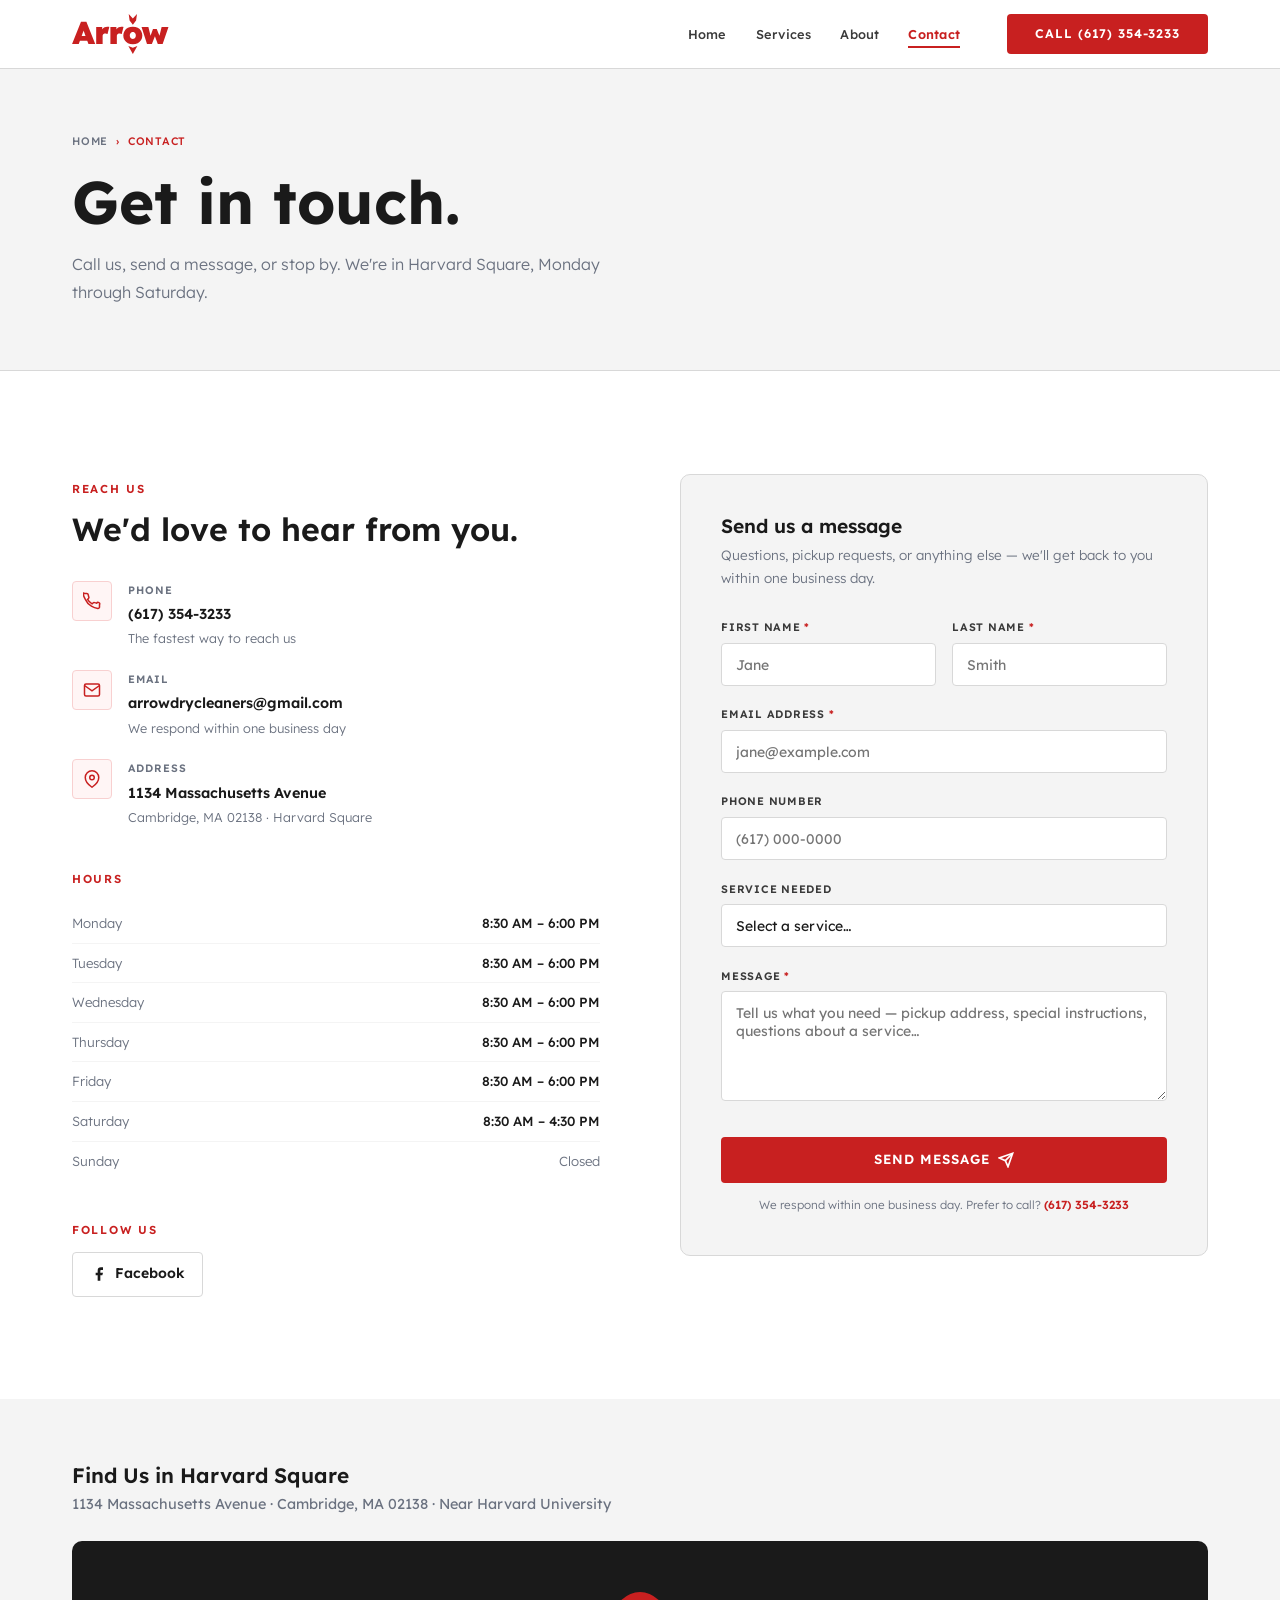
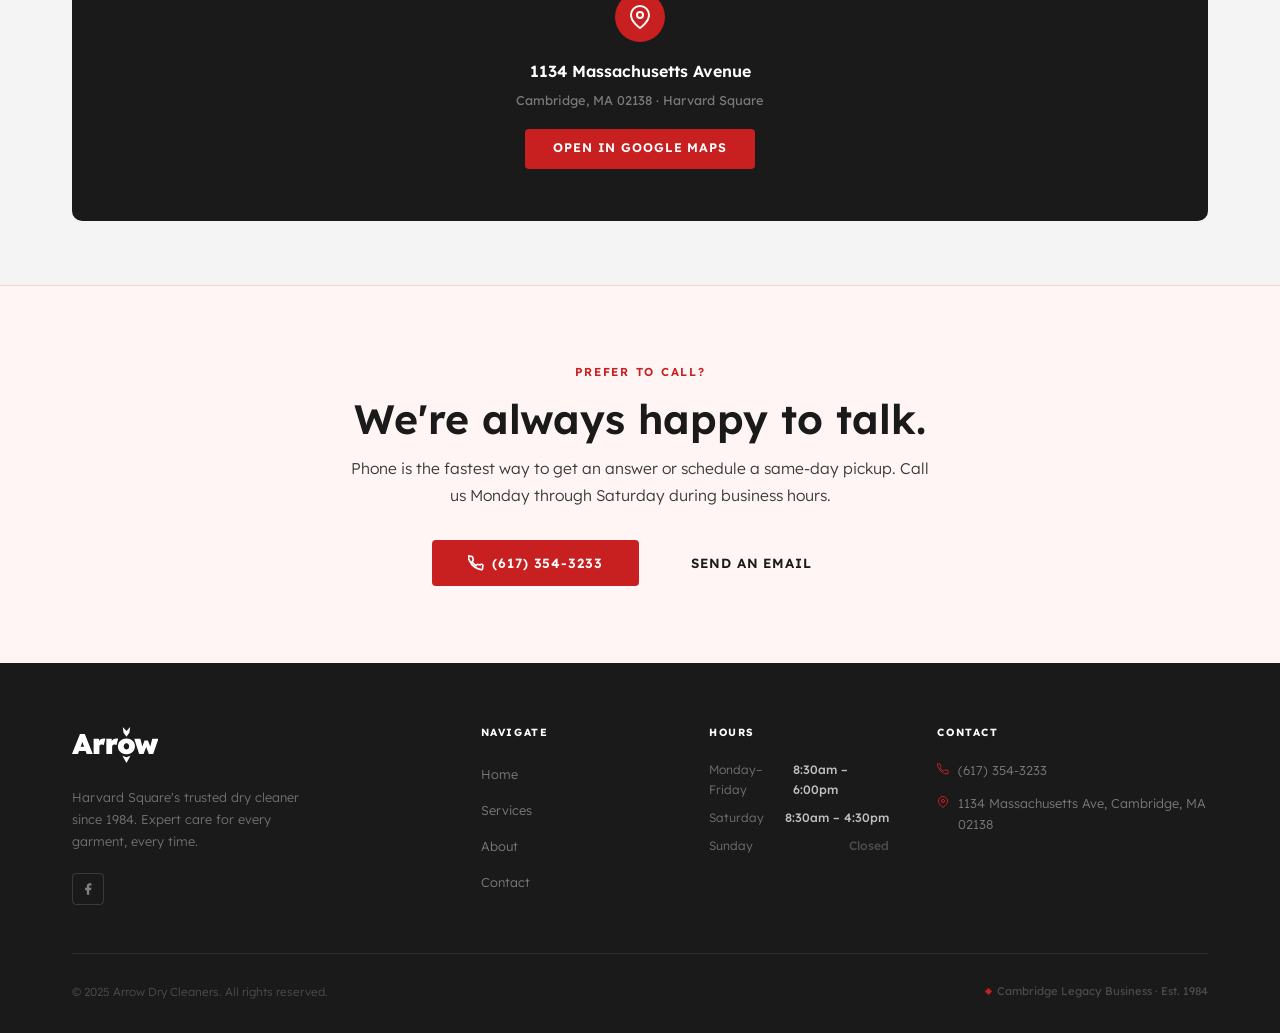
<file: contact.html>
<!DOCTYPE html>
<html lang="en">
<head>
  <meta charset="UTF-8">
  <meta name="viewport" content="width=device-width, initial-scale=1.0">
  <meta name="description" content="Contact Arrow Dry Cleaners — call, email, or schedule a free pick-up. Located at 1134 Massachusetts Ave, Cambridge, MA. Open Mon–Sat.">
  <title>Contact | Arrow Dry Cleaners · Cambridge, MA</title>
  <link rel="preconnect" href="https://fonts.googleapis.com">
  <link rel="preconnect" href="https://fonts.gstatic.com" crossorigin>
  <link rel="stylesheet" href="css/style.css">
</head>
<body>

  <a href="#main" class="skip-link">Skip to main content</a>

  <!-- ===== HEADER ===== -->
  <header class="site-header" id="header">
    <nav class="nav container">
      <a href="index.html" class="nav__logo" aria-label="Arrow Dry Cleaners Home">
        <svg xmlns="http://www.w3.org/2000/svg" width="140" height="58" viewBox="0 0 434.19 180.17" aria-hidden="true">
          <path d="M158.36,57.12c-4.29,0-8.31,1-12.08,3-3.76,2-6.98,4.74-9.65,8.22-.16.2-.3.41-.45.62l-.69-10.27h-26.87v76.46h29.01v-35.44c0-1.91.24-3.57.71-5,.48-1.43,1.17-2.67,2.07-3.72.9-1.05,2.05-1.83,3.43-2.36,1.38-.52,2.93-.79,4.65-.79,2.38,0,4.6.29,6.65.86,2.05.57,3.55,1.19,4.5,1.86l8-32.16c-1.43-.38-2.91-.69-4.43-.93-1.53-.24-3.14-.36-4.86-.36Z" fill="#C82020"/>
          <path d="M40.16,35.11L0,135.15h30.01l5.44-14.86h32.85l5.44,14.86h30.58l-39.88-100.04h-24.3ZM43.14,99.28l2.88-7.86c1.05-2.95,1.98-5.48,2.79-7.58.81-2.09,1.52-4.07,2.14-5.93.36-1.09.72-2.25,1.06-3.44.34,1.19.67,2.35,1.01,3.44.57,1.86,1.24,3.84,2,5.93.76,2.1,1.67,4.62,2.72,7.58l2.88,7.86h-17.47Z" fill="#C82020"/>
          <polygon points="273.73 48.89 288.36 28.89 292.34 0 273.73 20 255.12 0 259.11 28.89 273.73 48.89" fill="#C82020"/>
          <polygon points="403.32 58.69 393.6 98.08 381.31 67.98 364.45 67.98 353.49 97.87 343.73 58.69 312.85 58.69 337.44 135.15 359.45 135.15 373.16 100.45 386.03 135.15 408.04 135.15 434.19 58.69 403.32 58.69" fill="#C82020"/>
          <path d="M295.78,62.26c-6.43-3.43-13.79-5.15-22.08-5.15s-15.67,1.71-22.15,5.15c-6.48,3.43-11.58,8.12-15.29,14.08-3.72,5.96-5.57,12.79-5.57,20.51s1.86,14.56,5.57,20.51c3.72,5.96,8.81,10.65,15.29,14.08,6.48,3.43,13.86,5.14,22.15,5.14s15.65-1.71,22.08-5.14c6.43-3.43,11.48-8.12,15.15-14.08,3.67-5.95,5.5-12.79,5.5-20.51s-1.84-14.55-5.5-20.51c-3.67-5.95-8.72-10.65-15.15-14.08ZM285.41,104.78c-1.14,2.34-2.74,4.17-4.79,5.5-2.05,1.33-4.36,2-6.93,2s-5.03-.67-7.07-2c-2.05-1.33-3.67-3.17-4.86-5.5-1.19-2.33-1.79-4.98-1.79-7.93s.59-5.74,1.79-8.07c1.19-2.33,2.81-4.17,4.86-5.5,2.05-1.33,4.41-2,7.07-2s4.88.67,6.93,2c2.05,1.33,3.64,3.17,4.79,5.5,1.14,2.34,1.72,5.03,1.72,8.07s-.57,5.6-1.72,7.93Z" fill="#C82020"/>
          <path d="M227.24,57.47c-1.53-.24-3.14-.36-4.86-.36-4.29,0-8.31,1-12.08,3-3.76,2-6.98,4.74-9.65,8.22-.16.2-.3.41-.45.62l-.69-10.27h-26.87v76.46h29.01v-35.44c0-1.91.24-3.57.71-5,.48-1.43,1.17-2.67,2.07-3.72.9-1.05,2.05-1.83,3.43-2.36,1.38-.52,2.93-.79,4.65-.79,2.38,0,4.6.29,6.65.86,2.05.57,3.55,1.19,4.5,1.86l8-32.16c-1.43-.38-2.91-.69-4.43-.93Z" fill="#C82020"/>
          <polygon points="253.48 144.03 273.73 180.17 293.99 144.03 273.73 151.86 253.48 144.03" fill="#C82020"/>
        </svg>
      </a>

      <button class="nav__toggle" id="navToggle" aria-label="Toggle navigation" aria-expanded="false">
        <span></span><span></span><span></span>
      </button>

      <ul class="nav__links" id="navLinks" role="list">
        <li><a href="index.html">Home</a></li>
        <li><a href="services.html">Services</a></li>
        <li><a href="about.html">About</a></li>
        <li><a href="contact.html" class="active">Contact</a></li>
        <li>
          <a href="tel:6173543233" class="btn btn--primary nav__mobile-cta">
            Call (617) 354-3233
          </a>
        </li>
      </ul>

      <a href="tel:6173543233" class="btn btn--primary nav__cta desktop-only">
        Call (617) 354-3233
      </a>
    </nav>
  </header>

  <main id="main">

    <!-- ===== PAGE HERO ===== -->
    <section class="page-hero">
      <div class="container page-hero__inner">
        <nav class="page-hero__breadcrumb" aria-label="Breadcrumb">
          <a href="index.html">Home</a>
          <span aria-hidden="true">›</span>
          <span aria-current="page">Contact</span>
        </nav>
        <h1>Get in touch.</h1>
        <p>Call us, send a message, or stop by. We're in Harvard Square, Monday through Saturday.</p>
      </div>
    </section>

    <!-- ===== CONTACT LAYOUT ===== -->
    <section class="section contact-layout" aria-labelledby="contact-heading">
      <div class="container">
        <div class="contact-layout__inner">

          <!-- Info column -->
          <div class="contact-info">
            <span class="eyebrow">Reach Us</span>
            <h2 id="contact-heading" style="font-size:clamp(1.5rem,2.5vw,2.1rem);margin-bottom:2rem;">We'd love to hear from you.</h2>

            <div class="contact-info__block">
              <div class="info-item">
                <div class="info-item__icon" aria-hidden="true">
                  <svg viewBox="0 0 24 24" fill="none" stroke="currentColor" stroke-width="2"><path d="M22 16.92v3a2 2 0 01-2.18 2 19.79 19.79 0 01-8.63-3.07A19.5 19.5 0 013.12 9.82a19.79 19.79 0 01-3.07-8.6A2 2 0 012.03 2h3a2 2 0 012 1.72c.127.96.361 1.903.7 2.81a2 2 0 01-.45 2.11L6.09 9.91a16 16 0 006 6l1.27-1.27a2 2 0 012.11-.45c.907.339 1.85.573 2.81.7A2 2 0 0122 16.92z"/></svg>
                </div>
                <div>
                  <div class="info-item__label">Phone</div>
                  <div class="info-item__primary"><a href="tel:6173543233">(617) 354-3233</a></div>
                  <div class="info-item__secondary">The fastest way to reach us</div>
                </div>
              </div>

              <div class="info-item">
                <div class="info-item__icon" aria-hidden="true">
                  <svg viewBox="0 0 24 24" fill="none" stroke="currentColor" stroke-width="2"><path d="M4 4h16c1.1 0 2 .9 2 2v12c0 1.1-.9 2-2 2H4c-1.1 0-2-.9-2-2V6c0-1.1.9-2 2-2z"/><polyline points="22,6 12,13 2,6"/></svg>
                </div>
                <div>
                  <div class="info-item__label">Email</div>
                  <div class="info-item__primary"><a href="mailto:arrowdrycleaners@gmail.com">arrowdrycleaners@gmail.com</a></div>
                  <div class="info-item__secondary">We respond within one business day</div>
                </div>
              </div>

              <div class="info-item">
                <div class="info-item__icon" aria-hidden="true">
                  <svg viewBox="0 0 24 24" fill="none" stroke="currentColor" stroke-width="2"><path d="M21 10c0 7-9 13-9 13s-9-6-9-13a9 9 0 0118 0z"/><circle cx="12" cy="10" r="3"/></svg>
                </div>
                <div>
                  <div class="info-item__label">Address</div>
                  <div class="info-item__primary">1134 Massachusetts Avenue</div>
                  <div class="info-item__secondary">Cambridge, MA 02138 · Harvard Square</div>
                </div>
              </div>
            </div>

            <div class="contact-info__block">
              <span class="eyebrow" style="margin-bottom:1rem;display:block;">Hours</span>
              <table class="hours-table" aria-label="Business hours">
                <tbody>
                  <tr>
                    <td>Monday</td>
                    <td>8:30 AM – 6:00 PM</td>
                  </tr>
                  <tr>
                    <td>Tuesday</td>
                    <td>8:30 AM – 6:00 PM</td>
                  </tr>
                  <tr>
                    <td>Wednesday</td>
                    <td>8:30 AM – 6:00 PM</td>
                  </tr>
                  <tr>
                    <td>Thursday</td>
                    <td>8:30 AM – 6:00 PM</td>
                  </tr>
                  <tr>
                    <td>Friday</td>
                    <td>8:30 AM – 6:00 PM</td>
                  </tr>
                  <tr>
                    <td>Saturday</td>
                    <td>8:30 AM – 4:30 PM</td>
                  </tr>
                  <tr class="closed">
                    <td>Sunday</td>
                    <td>Closed</td>
                  </tr>
                </tbody>
              </table>
            </div>

            <div class="contact-info__block">
              <span class="eyebrow" style="margin-bottom:.75rem;display:block;">Follow Us</span>
              <a href="https://facebook.com/ArrowDryCleaners" target="_blank" rel="noopener noreferrer"
                 style="display:inline-flex;align-items:center;gap:.5rem;font-size:.875rem;font-weight:600;color:var(--dark);border:1px solid var(--gray-300);padding:.6rem 1.1rem;border-radius:var(--radius);transition:all .2s;"
                 onmouseover="this.style.borderColor='var(--red-light)';this.style.color='var(--red)'"
                 onmouseout="this.style.borderColor='var(--gray-300)';this.style.color='var(--dark)'">
                <svg width="16" height="16" viewBox="0 0 24 24" fill="currentColor" aria-hidden="true"><path d="M18 2h-3a5 5 0 00-5 5v3H7v4h3v8h4v-8h3l1-4h-4V7a1 1 0 011-1h3z"/></svg>
                Facebook
              </a>
            </div>
          </div>

          <!-- Form column -->
          <div>
            <div class="contact-form-wrap">
              <h3>Send us a message</h3>
              <p>Questions, pickup requests, or anything else — we'll get back to you within one business day.</p>

              <form id="contactForm" novalidate>
                <div class="form-row">
                  <div class="form-group">
                    <label for="firstName">First Name <span aria-hidden="true" style="color:var(--red)">*</span></label>
                    <input type="text" id="firstName" name="firstName" placeholder="Jane" required autocomplete="given-name">
                  </div>
                  <div class="form-group">
                    <label for="lastName">Last Name <span aria-hidden="true" style="color:var(--red)">*</span></label>
                    <input type="text" id="lastName" name="lastName" placeholder="Smith" required autocomplete="family-name">
                  </div>
                </div>

                <div class="form-group">
                  <label for="email">Email Address <span aria-hidden="true" style="color:var(--red)">*</span></label>
                  <input type="email" id="email" name="email" placeholder="jane@example.com" required autocomplete="email">
                </div>

                <div class="form-group">
                  <label for="phone">Phone Number</label>
                  <input type="tel" id="phone" name="phone" placeholder="(617) 000-0000" autocomplete="tel">
                </div>

                <div class="form-group">
                  <label for="service">Service Needed</label>
                  <select id="service" name="service">
                    <option value="" disabled selected>Select a service…</option>
                    <option value="dry-cleaning">Dry Cleaning</option>
                    <option value="wash-fold">Wash &amp; Fold</option>
                    <option value="same-day">Same-Day Service</option>
                    <option value="tailoring">Tailoring &amp; Alterations</option>
                    <option value="shirts">Shirts Laundered</option>
                    <option value="pickup-delivery">Pick-Up &amp; Delivery</option>
                    <option value="suede-leather">Suede &amp; Leather</option>
                    <option value="comforters">Comforters &amp; Blankets</option>
                    <option value="draperies">Draperies</option>
                    <option value="wedding-gown">Wedding Gown</option>
                    <option value="storage">Garment Storage</option>
                    <option value="shoe-repair">Shoe Repair</option>
                    <option value="other">Other / General Question</option>
                  </select>
                </div>

                <div class="form-group">
                  <label for="message">Message <span aria-hidden="true" style="color:var(--red)">*</span></label>
                  <textarea id="message" name="message" placeholder="Tell us what you need — pickup address, special instructions, questions about a service…" required></textarea>
                </div>

                <button type="submit" class="btn btn--primary btn--lg form-submit">
                  Send Message
                  <svg width="16" height="16" viewBox="0 0 24 24" fill="none" stroke="currentColor" stroke-width="2.5" aria-hidden="true"><line x1="22" y1="2" x2="11" y2="13"/><polygon points="22 2 15 22 11 13 2 9 22 2"/></svg>
                </button>
                <p class="form-notice">We respond within one business day. Prefer to call? <a href="tel:6173543233" style="color:var(--red);font-weight:600;">(617) 354-3233</a></p>
              </form>

              <div id="formSuccess" class="form-success" role="alert" aria-live="polite">
                <h4>Message received!</h4>
                <p>Thank you for reaching out. We'll be in touch within one business day. If you need same-day assistance, please call us at <a href="tel:6173543233" style="color:#166534;font-weight:600;">(617) 354-3233</a>.</p>
              </div>
            </div>
          </div>

        </div>
      </div>
    </section>

    <!-- ===== MAP ===== -->
    <section class="map-section" aria-labelledby="map-heading">
      <div class="container">
        <h2 id="map-heading" style="font-size:1.3rem;color:var(--dark);margin-bottom:.25rem;">Find Us in Harvard Square</h2>
        <p style="font-size:.9rem;color:var(--gray-500);">1134 Massachusetts Avenue · Cambridge, MA 02138 · Near Harvard University</p>

        <div class="map-placeholder" role="img" aria-label="Map showing Arrow Dry Cleaners location at 1134 Massachusetts Avenue, Cambridge MA">
          <div class="map-placeholder__icon" aria-hidden="true">
            <svg viewBox="0 0 24 24" fill="none" stroke="currentColor" stroke-width="2"><path d="M21 10c0 7-9 13-9 13s-9-6-9-13a9 9 0 0118 0z"/><circle cx="12" cy="10" r="3"/></svg>
          </div>
          <div class="map-placeholder__text">
            <p>1134 Massachusetts Avenue</p>
            <small>Cambridge, MA 02138 · Harvard Square</small>
          </div>
          <a href="https://maps.google.com/?q=1134+Massachusetts+Avenue+Cambridge+MA+02138"
             target="_blank" rel="noopener noreferrer"
             class="btn btn--primary map-placeholder__link">
            Open in Google Maps
          </a>
        </div>
      </div>
    </section>

    <!-- ===== QUICK CTA ===== -->
    <section class="cta-block" aria-labelledby="contact-cta-heading">
      <div class="container">
        <div class="cta-block__inner">
          <span class="eyebrow">Prefer to Call?</span>
          <h2 id="contact-cta-heading">We're always happy to talk.</h2>
          <p>Phone is the fastest way to get an answer or schedule a same-day pickup. Call us Monday through Saturday during business hours.</p>
          <div class="cta-block__actions">
            <a href="tel:6173543233" class="btn btn--primary btn--lg">
              <svg width="16" height="16" viewBox="0 0 24 24" fill="none" stroke="currentColor" stroke-width="2.5" aria-hidden="true"><path d="M22 16.92v3a2 2 0 01-2.18 2 19.79 19.79 0 01-8.63-3.07A19.5 19.5 0 013.12 9.82a19.79 19.79 0 01-3.07-8.6A2 2 0 012.03 2h3a2 2 0 012 1.72c.127.96.361 1.903.7 2.81a2 2 0 01-.45 2.11L6.09 9.91a16 16 0 006 6l1.27-1.27a2 2 0 012.11-.45c.907.339 1.85.573 2.81.7A2 2 0 0122 16.92z"/></svg>
              (617) 354-3233
            </a>
            <a href="mailto:arrowdrycleaners@gmail.com" class="btn btn--outline btn--lg">Send an Email</a>
          </div>
        </div>
      </div>
    </section>

  </main>

  <!-- ===== FOOTER ===== -->
  <footer class="site-footer" role="contentinfo">
    <div class="container">
      <div class="footer__grid">
        <div class="footer__brand">
          <a href="index.html" class="footer__logo" aria-label="Arrow Dry Cleaners">
            <svg xmlns="http://www.w3.org/2000/svg" width="120" height="50" viewBox="0 0 434.19 180.17" aria-hidden="true">
              <path d="M158.36,57.12c-4.29,0-8.31,1-12.08,3-3.76,2-6.98,4.74-9.65,8.22-.16.2-.3.41-.45.62l-.69-10.27h-26.87v76.46h29.01v-35.44c0-1.91.24-3.57.71-5,.48-1.43,1.17-2.67,2.07-3.72.9-1.05,2.05-1.83,3.43-2.36,1.38-.52,2.93-.79,4.65-.79,2.38,0,4.6.29,6.65.86,2.05.57,3.55,1.19,4.5,1.86l8-32.16c-1.43-.38-2.91-.69-4.43-.93-1.53-.24-3.14-.36-4.86-.36Z" fill="white"/>
              <path d="M40.16,35.11L0,135.15h30.01l5.44-14.86h32.85l5.44,14.86h30.58l-39.88-100.04h-24.3ZM43.14,99.28l2.88-7.86c1.05-2.95,1.98-5.48,2.79-7.58.81-2.09,1.52-4.07,2.14-5.93.36-1.09.72-2.25,1.06-3.44.34,1.19.67,2.35,1.01,3.44.57,1.86,1.24,3.84,2,5.93.76,2.1,1.67,4.62,2.72,7.58l2.88,7.86h-17.47Z" fill="white"/>
              <polygon points="273.73 48.89 288.36 28.89 292.34 0 273.73 20 255.12 0 259.11 28.89 273.73 48.89" fill="white"/>
              <polygon points="403.32 58.69 393.6 98.08 381.31 67.98 364.45 67.98 353.49 97.87 343.73 58.69 312.85 58.69 337.44 135.15 359.45 135.15 373.16 100.45 386.03 135.15 408.04 135.15 434.19 58.69 403.32 58.69" fill="white"/>
              <path d="M295.78,62.26c-6.43-3.43-13.79-5.15-22.08-5.15s-15.67,1.71-22.15,5.15c-6.48,3.43-11.58,8.12-15.29,14.08-3.72,5.96-5.57,12.79-5.57,20.51s1.86,14.56,5.57,20.51c3.72,5.96,8.81,10.65,15.29,14.08,6.48,3.43,13.86,5.14,22.15,5.14s15.65-1.71,22.08-5.14c6.43-3.43,11.48-8.12,15.15-14.08,3.67-5.95,5.5-12.79,5.5-20.51s-1.84-14.55-5.5-20.51c-3.67-5.95-8.72-10.65-15.15-14.08ZM285.41,104.78c-1.14,2.34-2.74,4.17-4.79,5.5-2.05,1.33-4.36,2-6.93,2s-5.03-.67-7.07-2c-2.05-1.33-3.67-3.17-4.86-5.5-1.19-2.33-1.79-4.98-1.79-7.93s.59-5.74,1.79-8.07c1.19-2.33,2.81-4.17,4.86-5.5,2.05-1.33,4.41-2,7.07-2s4.88.67,6.93,2c2.05,1.33,3.64,3.17,4.79,5.5,1.14,2.34,1.72,5.03,1.72,8.07s-.57,5.6-1.72,7.93Z" fill="white"/>
              <path d="M227.24,57.47c-1.53-.24-3.14-.36-4.86-.36-4.29,0-8.31,1-12.08,3-3.76,2-6.98,4.74-9.65,8.22-.16.2-.3.41-.45.62l-.69-10.27h-26.87v76.46h29.01v-35.44c0-1.91.24-3.57.71-5,.48-1.43,1.17-2.67,2.07-3.72.9-1.05,2.05-1.83,3.43-2.36,1.38-.52,2.93-.79,4.65-.79,2.38,0,4.6.29,6.65.86,2.05.57,3.55,1.19,4.5,1.86l8-32.16c-1.43-.38-2.91-.69-4.43-.93Z" fill="white"/>
              <polygon points="253.48 144.03 273.73 180.17 293.99 144.03 273.73 151.86 253.48 144.03" fill="white"/>
            </svg>
          </a>
          <p class="footer__tagline">Harvard Square's trusted dry cleaner since 1984. Expert care for every garment, every time.</p>
          <div class="footer__social">
            <a href="https://facebook.com/ArrowDryCleaners" target="_blank" rel="noopener noreferrer" aria-label="Facebook">
              <svg viewBox="0 0 24 24" fill="currentColor" aria-hidden="true"><path d="M18 2h-3a5 5 0 00-5 5v3H7v4h3v8h4v-8h3l1-4h-4V7a1 1 0 011-1h3z"/></svg>
            </a>
          </div>
        </div>
        <div>
          <h3 class="footer__col-title">Navigate</h3>
          <ul class="footer__links">
            <li><a href="index.html">Home</a></li>
            <li><a href="services.html">Services</a></li>
            <li><a href="about.html">About</a></li>
            <li><a href="contact.html">Contact</a></li>
          </ul>
        </div>
        <div>
          <h3 class="footer__col-title">Hours</h3>
          <div class="footer__hours">
            <div class="footer__hours-row"><span class="day">Monday–Friday</span><span class="time">8:30am – 6:00pm</span></div>
            <div class="footer__hours-row"><span class="day">Saturday</span><span class="time">8:30am – 4:30pm</span></div>
            <div class="footer__hours-row"><span class="day">Sunday</span><span class="time footer__hours-closed">Closed</span></div>
          </div>
        </div>
        <div>
          <h3 class="footer__col-title">Contact</h3>
          <div class="footer__contact-list">
            <div class="footer__contact-item">
              <svg viewBox="0 0 24 24" fill="none" stroke="currentColor" stroke-width="2" aria-hidden="true"><path d="M22 16.92v3a2 2 0 01-2.18 2 19.79 19.79 0 01-8.63-3.07A19.5 19.5 0 013.12 9.82a19.79 19.79 0 01-3.07-8.6A2 2 0 012.03 2h3a2 2 0 012 1.72c.127.96.361 1.903.7 2.81a2 2 0 01-.45 2.11L6.09 9.91a16 16 0 006 6l1.27-1.27a2 2 0 012.11-.45c.907.339 1.85.573 2.81.7A2 2 0 0122 16.92z"/></svg>
              <a href="tel:6173543233">(617) 354-3233</a>
            </div>
            <div class="footer__contact-item">
              <svg viewBox="0 0 24 24" fill="none" stroke="currentColor" stroke-width="2" aria-hidden="true"><path d="M21 10c0 7-9 13-9 13s-9-6-9-13a9 9 0 0118 0z"/><circle cx="12" cy="10" r="3"/></svg>
              <span>1134 Massachusetts Ave, Cambridge, MA 02138</span>
            </div>
          </div>
        </div>
      </div>
      <div class="footer__bottom">
        <p class="footer__copy">&copy; 2025 Arrow Dry Cleaners. All rights reserved.</p>
        <p class="footer__badge">Cambridge Legacy Business · Est. 1984</p>
      </div>
    </div>
  </footer>

  <script src="js/main.js"></script>
</body>
</html>
</file>
<file: css/style.css>
/* =========================================================
   ARROW DRY CLEANERS — Main Stylesheet
   Color scheme: Red on white, clean and fresh
   Font: Lexend throughout (no serif)
   ========================================================= */

@import url('https://fonts.googleapis.com/css2?family=Lexend:wght@300;400;500;600;700&display=swap');

/* ----- CSS Custom Properties ----- */
:root {
  --red:        #C82020;
  --red-hover:  #AE1B1B;
  --red-pale:   #FFF5F5;
  --red-light:  #F8D0D0;
  --dark:       #1A1A1A;
  --dark-mid:   #2C2C2C;
  --white:      #FFFFFF;
  --off-white:  #FAFAFA;
  --gray-100:   #F4F4F4;
  --gray-300:   #D8D8D8;
  --gray-500:   #6B7280;
  --gray-700:   #3A3A3A;
  --charcoal:   #1A1A1A;

  --font: 'Lexend', system-ui, -apple-system, sans-serif;

  --section-py:  clamp(5rem, 8vw, 8rem);
  --max-w:       1200px;
  --gutter:      clamp(1.25rem, 4vw, 2rem);

  --shadow-xs:   0 1px 3px rgba(0,0,0,.06);
  --shadow-sm:   0 2px 8px rgba(0,0,0,.08);
  --shadow-md:   0 6px 24px rgba(0,0,0,.10);
  --shadow-lg:   0 16px 48px rgba(0,0,0,.13);

  --ease:        cubic-bezier(.4,0,.2,1);
  --radius:      4px;
  --radius-lg:   10px;
}

/* ----- Reset ----- */
*, *::before, *::after { box-sizing: border-box; margin: 0; padding: 0; }
html { scroll-behavior: smooth; -webkit-text-size-adjust: 100%; }
body {
  font-family: var(--font);
  font-size: 1rem;
  line-height: 1.7;
  color: var(--charcoal);
  background: var(--white);
  -webkit-font-smoothing: antialiased;
}
img { max-width: 100%; height: auto; display: block; }
a { color: inherit; text-decoration: none; }
ul { list-style: none; }
button { cursor: pointer; border: none; background: none; font-family: inherit; }
input, textarea, select { font-family: inherit; font-size: inherit; }

/* ----- Layout ----- */
.container {
  width: 100%;
  max-width: var(--max-w);
  margin-inline: auto;
  padding-inline: var(--gutter);
}
.section { padding-block: var(--section-py); }
.section--light  { background: var(--gray-100); }
.section--dark   { background: var(--dark); color: var(--white); }

/* ----- Typography ----- */
.eyebrow {
  display: inline-block;
  font-size: .72rem;
  font-weight: 600;
  letter-spacing: .15em;
  text-transform: uppercase;
  color: var(--red);
  margin-bottom: .75rem;
}
.eyebrow--light { color: rgba(255,255,255,.5); }

h1, h2, h3, h4 { font-family: var(--font); line-height: 1.2; font-weight: 700; }
h1 { font-size: clamp(2.2rem, 5vw, 3.75rem); }
h2 { font-size: clamp(1.7rem, 3.2vw, 2.6rem); font-weight: 600; }
h3 { font-size: clamp(1rem, 1.8vw, 1.2rem); font-weight: 600; }
h4 { font-size: 1rem; font-weight: 600; }

.section-header { max-width: 620px; }
.section-header--center { margin-inline: auto; text-align: center; }
.section-header p {
  margin-top: .75rem;
  color: var(--gray-500);
  font-size: 1rem;
  line-height: 1.75;
  font-weight: 300;
}
.section-header--dark p { color: rgba(255,255,255,.6); }

.divider {
  display: block;
  width: 40px;
  height: 3px;
  background: var(--red);
  margin-top: 1.25rem;
}
.divider--center { margin-inline: auto; }

/* ----- Buttons ----- */
.btn {
  display: inline-flex;
  align-items: center;
  gap: .5rem;
  font-family: var(--font);
  font-size: .78rem;
  font-weight: 600;
  letter-spacing: .07em;
  text-transform: uppercase;
  padding: .85rem 1.75rem;
  border-radius: var(--radius);
  transition: background .2s var(--ease), color .2s var(--ease), border-color .2s var(--ease);
  white-space: nowrap;
  line-height: 1;
}
.btn--primary { background: var(--red); color: var(--white); }
.btn--primary:hover { background: var(--red-hover); }
.btn--outline-dark {
  background: transparent; color: var(--charcoal);
  border: 2px solid var(--gray-300);
}
.btn--outline-dark:hover { border-color: var(--charcoal); }
.btn--outline-red {
  background: transparent; color: var(--red);
  border: 2px solid var(--red);
}
.btn--outline-red:hover { background: var(--red); color: var(--white); }
.btn--outline-white {
  background: transparent; color: var(--white);
  border: 2px solid rgba(255,255,255,.5);
}
.btn--outline-white:hover { border-color: var(--white); }
.btn--white { background: var(--white); color: var(--red); font-weight: 700; }
.btn--white:hover { background: var(--red-pale); }
.btn--lg { padding: .95rem 2.25rem; font-size: .83rem; }

/* =========================================================
   HEADER / NAVIGATION
   ========================================================= */
.site-header {
  position: fixed;
  top: 0; left: 0; right: 0;
  z-index: 1000;
  background: var(--white);
  border-bottom: 1px solid var(--gray-300);
  transition: box-shadow .3s var(--ease);
}
.site-header.scrolled { box-shadow: 0 2px 12px rgba(0,0,0,.08); }

.nav {
  display: flex;
  align-items: center;
  gap: 1.5rem;
  height: 68px;
}
.nav__logo { flex-shrink: 0; display: flex; align-items: center; }
.nav__logo svg { height: 40px; width: auto; }

.nav__links {
  display: flex;
  align-items: center;
  gap: .1rem;
  margin-left: auto;
}
.nav__links a {
  font-size: .8rem;
  font-weight: 500;
  color: var(--gray-700);
  padding: .5rem .85rem;
  border-radius: var(--radius);
  transition: color .2s;
  position: relative;
  letter-spacing: .02em;
}
.nav__links a::after {
  content: '';
  position: absolute;
  bottom: 2px; left: .85rem; right: .85rem;
  height: 2px;
  background: var(--red);
  transform: scaleX(0);
  transform-origin: left;
  transition: transform .25s var(--ease);
}
.nav__links a:hover { color: var(--red); }
.nav__links a:hover::after,
.nav__links a.active::after { transform: scaleX(1); }
.nav__links a.active { color: var(--red); font-weight: 600; }

.nav__cta { margin-left: .5rem; }

.nav__toggle {
  display: none;
  flex-direction: column;
  gap: 5px;
  padding: .5rem;
  margin-left: auto;
}
.nav__toggle span {
  display: block; width: 22px; height: 2px;
  background: var(--charcoal); border-radius: 2px;
  transition: all .25s var(--ease);
}
.nav__toggle.open span:nth-child(1) { transform: translateY(7px) rotate(45deg); }
.nav__toggle.open span:nth-child(2) { opacity: 0; }
.nav__toggle.open span:nth-child(3) { transform: translateY(-7px) rotate(-45deg); }

@media (max-width: 860px) {
  .nav__toggle { display: flex; }
  .nav__cta.desktop-only { display: none; }
  .nav__links {
    position: fixed;
    top: 68px; left: 0; right: 0;
    background: var(--white);
    flex-direction: column;
    align-items: stretch;
    gap: 0;
    padding: 1rem 1.5rem 1.5rem;
    border-top: 1px solid var(--gray-300);
    box-shadow: var(--shadow-lg);
    transform: translateY(-100%);
    opacity: 0;
    pointer-events: none;
    transition: transform .3s var(--ease), opacity .3s var(--ease);
    margin-left: 0;
  }
  .nav__links.open { transform: translateY(0); opacity: 1; pointer-events: all; }
  .nav__links li { border-bottom: 1px solid var(--gray-100); }
  .nav__links li:last-child { border-bottom: none; }
  .nav__links a { display: block; padding: .9rem .5rem; font-size: .95rem; }
  .nav__links a::after { display: none; }
  .nav__mobile-cta { display: block; margin-top: 1rem; width: 100%; text-align: center; }
}
@media (min-width: 861px) { .nav__mobile-cta { display: none; } }

/* =========================================================
   HERO — clean split layout with real photo
   ========================================================= */
.hero {
  background: var(--white);
  padding-top: calc(68px + clamp(3.5rem, 5vw, 5rem));
  padding-bottom: clamp(3.5rem, 5vw, 5rem);
  border-bottom: 1px solid var(--gray-300);
}
.hero__inner {
  display: grid;
  grid-template-columns: 1fr 1fr;
  gap: clamp(2.5rem, 5vw, 5rem);
  align-items: center;
}
.hero__eyebrow {
  display: inline-flex;
  align-items: center;
  gap: .5rem;
  font-size: .72rem; font-weight: 600;
  letter-spacing: .14em; text-transform: uppercase;
  color: var(--red); margin-bottom: 1rem;
}
.hero__eyebrow::before {
  content: ''; width: 20px; height: 2px; background: var(--red);
}
.hero h1 { color: var(--charcoal); margin-bottom: 1.1rem; }
.hero__sub {
  font-size: clamp(.95rem, 1.3vw, 1.05rem);
  color: var(--gray-500); line-height: 1.75; font-weight: 300;
  max-width: 500px; margin-bottom: 2rem;
}
.hero__ctas { display: flex; flex-wrap: wrap; gap: .75rem; align-items: center; }

.hero__stats {
  display: flex; gap: 2rem;
  margin-top: 2rem; padding-top: 2rem;
  border-top: 1px solid var(--gray-300);
}
.hero__stat strong {
  display: block; font-size: 1.1rem; font-weight: 700;
  color: var(--red); line-height: 1.2;
}
.hero__stat span {
  font-size: .68rem; color: var(--gray-500);
  text-transform: uppercase; letter-spacing: .07em; font-weight: 500;
}

.hero__image { position: relative; }
.hero__image img {
  width: 100%; aspect-ratio: 4/3;
  object-fit: cover; border-radius: var(--radius-lg);
  box-shadow: var(--shadow-lg); display: block;
}
.hero__image::before {
  content: '';
  position: absolute; top: -14px; right: -14px;
  width: 100%; height: 100%;
  border: 3px solid var(--red-light);
  border-radius: var(--radius-lg); z-index: -1;
}

@media (max-width: 820px) {
  .hero__inner { grid-template-columns: 1fr; }
  .hero__image { order: -1; }
  .hero__image::before { display: none; }
  .hero__image img { aspect-ratio: 16/9; }
  .hero__stats { gap: 1.25rem; }
}
@media (max-width: 500px) {
  .hero__ctas { flex-direction: column; align-items: flex-start; }
  .hero__ctas .btn { width: 100%; justify-content: center; }
}

/* =========================================================
   TRUST BAR
   ========================================================= */
.trust-bar { background: var(--red); padding-block: 1.1rem; }
.trust-bar__inner {
  display: flex; align-items: center;
  justify-content: space-between; gap: 1.25rem; flex-wrap: wrap;
}
.trust-bar__item {
  display: flex; align-items: center; gap: .5rem;
  font-size: .72rem; font-weight: 600;
  letter-spacing: .07em; text-transform: uppercase; color: var(--white);
}
.trust-bar__item svg { width: 15px; height: 15px; opacity: .85; }
.trust-bar__sep { width: 1px; height: 16px; background: rgba(255,255,255,.3); }
@media (max-width: 700px) {
  .trust-bar__inner { justify-content: center; gap: .75rem; }
  .trust-bar__sep { display: none; }
}

/* =========================================================
   SERVICES PREVIEW — home page, centered flex wrap
   ========================================================= */
.services-preview { background: var(--white); }
.services-grid {
  display: flex;
  flex-wrap: wrap;
  justify-content: center;
  gap: 1.25rem;
  margin-top: 3.5rem;
}
.service-card {
  background: var(--white);
  border: 1px solid var(--gray-300);
  border-radius: var(--radius-lg);
  overflow: hidden;
  flex: 0 1 340px;
  transition: border-color .2s var(--ease);
}
.service-card:hover { border-color: var(--red-light); }
.service-card__img { width: 100%; height: 175px; overflow: hidden; background: var(--gray-100); }
.service-card__img img { width: 100%; height: 100%; object-fit: cover; display: block; }
.service-card__body { padding: 1.3rem 1.4rem 1.5rem; }
.service-card h3 { font-size: .95rem; margin-bottom: .4rem; color: var(--charcoal); }
.service-card p { font-size: .845rem; color: var(--gray-500); line-height: 1.65; font-weight: 300; }
.services-preview__footer { margin-top: 2.5rem; text-align: center; }

/* =========================================================
   ABOUT TEASER — home page (dark band)
   ========================================================= */
.about-teaser { background: var(--dark); }
.about-teaser__inner {
  display: grid;
  grid-template-columns: 1fr 1fr;
  gap: 4rem; align-items: start;
}
.about-teaser__text { color: var(--white); }
.about-teaser__text p {
  color: rgba(255,255,255,.62); line-height: 1.8;
  margin-top: 1rem; font-size: .975rem; font-weight: 300;
}
.about-teaser__text p + p { margin-top: .75rem; }
.about-teaser__cta-group { display: flex; flex-wrap: wrap; gap: 1rem; margin-top: 2rem; }
.about-teaser__visual { display: flex; flex-direction: column; gap: 1rem; }
.about-teaser__photo {
  width: 100%; aspect-ratio: 4/3;
  object-fit: cover; border-radius: var(--radius-lg); display: block;
}
.badge-card {
  background: rgba(255,255,255,.05);
  border: 1px solid rgba(255,255,255,.1);
  border-radius: var(--radius-lg);
  padding: 1.25rem 1.5rem;
}
.badge-card__label {
  font-size: .68rem; font-weight: 600; letter-spacing: .12em;
  text-transform: uppercase; color: rgba(255,255,255,.38); margin-bottom: .3rem;
}
.badge-card__title { font-size: .95rem; color: var(--white); font-weight: 600; margin-bottom: .35rem; }
.badge-card__body { font-size: .82rem; color: rgba(255,255,255,.48); line-height: 1.65; font-weight: 300; }
@media (max-width: 820px) { .about-teaser__inner { grid-template-columns: 1fr; gap: 3rem; } }

/* =========================================================
   TESTIMONIALS
   ========================================================= */
.testimonials { background: var(--gray-100); }
.testimonials__grid {
  display: grid;
  grid-template-columns: repeat(auto-fill, minmax(300px, 1fr));
  gap: 1.25rem; margin-top: 3.5rem;
}
.testimonial-card {
  background: var(--white); border-radius: var(--radius-lg);
  padding: 2rem; border: 1px solid var(--gray-300);
  display: flex; flex-direction: column;
}
.testimonial-card__quote {
  font-size: 2.5rem; line-height: 1; color: var(--red);
  margin-bottom: .4rem; font-weight: 700;
}
.testimonial-card__body {
  font-size: .875rem; line-height: 1.75;
  color: var(--gray-700); flex: 1; font-weight: 300;
}
.testimonial-card__footer { margin-top: 1.5rem; display: flex; align-items: center; gap: .75rem; }
.testimonial-card__avatar {
  width: 36px; height: 36px; border-radius: 50%;
  background: var(--red); display: flex; align-items: center; justify-content: center;
  font-size: .85rem; color: var(--white); font-weight: 700; flex-shrink: 0;
}
.testimonial-card__name { font-size: .8rem; font-weight: 600; color: var(--charcoal); }
.testimonial-card__since { font-size: .7rem; color: var(--gray-500); }
.testimonial-card__stars { color: var(--red); font-size: .8rem; }

/* =========================================================
   PICKUP CTA BAND
   ========================================================= */
.pickup-cta {
  background: var(--red);
  padding-block: clamp(3.5rem, 6vw, 6rem);
}
.pickup-cta__inner {
  display: grid; grid-template-columns: 1fr auto;
  gap: 3rem; align-items: center;
}
.pickup-cta h2 { color: var(--white); }
.pickup-cta p { color: rgba(255,255,255,.75); margin-top: .6rem; font-size: .975rem; font-weight: 300; }
.pickup-cta__actions { display: flex; flex-direction: column; gap: .75rem; align-items: center; flex-shrink: 0; }
@media (max-width: 700px) {
  .pickup-cta__inner { grid-template-columns: 1fr; text-align: center; }
  .pickup-cta__actions { flex-direction: row; flex-wrap: wrap; justify-content: center; }
}

/* =========================================================
   CONTACT STRIP
   ========================================================= */
.contact-strip { background: var(--white); padding-block: 4rem; }
.contact-strip__grid {
  display: grid;
  grid-template-columns: repeat(auto-fit, minmax(220px, 1fr));
  gap: 2rem;
}
.contact-item { display: flex; gap: 1rem; align-items: flex-start; }
.contact-item__icon {
  width: 40px; height: 40px;
  background: var(--red-pale); border: 1px solid var(--red-light);
  border-radius: var(--radius); display: flex; align-items: center; justify-content: center;
  flex-shrink: 0; color: var(--red);
}
.contact-item__icon svg { width: 18px; height: 18px; }
.contact-item__label {
  font-size: .67rem; font-weight: 600; letter-spacing: .12em;
  text-transform: uppercase; color: var(--gray-500); margin-bottom: .2rem;
}
.contact-item__value { font-size: .875rem; color: var(--charcoal); font-weight: 500; }
.contact-item__value a:hover { color: var(--red); }
.contact-item__sub { font-size: .77rem; color: var(--gray-500); margin-top: .15rem; font-weight: 300; }

/* =========================================================
   FOOTER
   ========================================================= */
.site-footer { background: var(--dark); color: rgba(255,255,255,.6); padding-block: 4rem 2rem; }
.footer__grid {
  display: grid;
  grid-template-columns: 2fr 1fr 1fr 1.5fr;
  gap: 3rem; padding-bottom: 3rem;
  border-bottom: 1px solid rgba(255,255,255,.08);
}
.footer__logo { display: inline-block; margin-bottom: 1rem; }
.footer__logo svg { height: 36px; width: auto; }
.footer__tagline { font-size: .8rem; line-height: 1.7; color: rgba(255,255,255,.38); max-width: 256px; font-weight: 300; }
.footer__social { display: flex; gap: .65rem; margin-top: 1.25rem; }
.footer__social a {
  width: 32px; height: 32px;
  border: 1px solid rgba(255,255,255,.14); border-radius: var(--radius);
  display: flex; align-items: center; justify-content: center;
  color: rgba(255,255,255,.45); transition: all .2s;
}
.footer__social a:hover { border-color: var(--red); color: var(--red); }
.footer__social svg { width: 14px; height: 14px; }
.footer__col-title {
  font-size: .65rem; font-weight: 700; letter-spacing: .15em;
  text-transform: uppercase; color: var(--white); margin-bottom: 1.25rem;
}
.footer__links { display: flex; flex-direction: column; gap: .55rem; }
.footer__links a { font-size: .8rem; color: rgba(255,255,255,.42); transition: color .2s; font-weight: 300; }
.footer__links a:hover { color: rgba(255,255,255,.88); }
.footer__hours { display: flex; flex-direction: column; gap: .45rem; }
.footer__hours-row { display: flex; justify-content: space-between; font-size: .76rem; }
.footer__hours-row .day { color: rgba(255,255,255,.38); font-weight: 300; }
.footer__hours-row .time { color: rgba(255,255,255,.72); font-weight: 500; }
.footer__hours-closed { color: rgba(255,255,255,.22) !important; }
.footer__contact-list { display: flex; flex-direction: column; gap: .7rem; }
.footer__contact-item {
  display: flex; align-items: flex-start; gap: .55rem;
  font-size: .8rem; color: rgba(255,255,255,.42); font-weight: 300;
}
.footer__contact-item svg { width: 12px; height: 12px; flex-shrink: 0; margin-top: 3px; color: var(--red); }
.footer__contact-item a:hover { color: rgba(255,255,255,.85); }
.footer__bottom {
  padding-top: 1.75rem; display: flex; align-items: center;
  justify-content: space-between; gap: 1rem; flex-wrap: wrap;
}
.footer__copy { font-size: .73rem; color: rgba(255,255,255,.22); font-weight: 300; }
.footer__badge {
  font-size: .7rem; color: rgba(255,255,255,.22);
  display: flex; align-items: center; gap: .4rem;
}
.footer__badge::before {
  content: ''; width: 5px; height: 5px; background: var(--red); transform: rotate(45deg);
}
@media (max-width: 900px) { .footer__grid { grid-template-columns: 1fr 1fr; gap: 2.5rem; } }
@media (max-width: 540px) {
  .footer__grid { grid-template-columns: 1fr; }
  .footer__bottom { flex-direction: column; text-align: center; }
}

/* =========================================================
   PAGE HERO — interior pages, clean light header
   ========================================================= */
.page-hero {
  background: var(--gray-100);
  padding-top: calc(68px + 4rem);
  padding-bottom: 4rem;
  border-bottom: 1px solid var(--gray-300);
}
.page-hero__breadcrumb {
  display: flex; align-items: center; gap: .5rem;
  font-size: .68rem; font-weight: 500; letter-spacing: .07em;
  text-transform: uppercase; color: var(--gray-500); margin-bottom: 1rem;
}
.page-hero__breadcrumb a:hover { color: var(--red); }
.page-hero__breadcrumb span { color: var(--red); }
.page-hero h1 { color: var(--charcoal); max-width: 700px; }
.page-hero p {
  color: var(--gray-500); font-size: 1rem; line-height: 1.75;
  max-width: 560px; margin-top: .75rem; font-weight: 300;
}

/* =========================================================
   ABOUT PAGE — Story section
   ========================================================= */
.story-section { background: var(--white); }
.story-section__inner {
  display: grid; grid-template-columns: 1fr 1fr;
  gap: 5rem; align-items: start;
}
.story-section__text p { color: var(--gray-700); line-height: 1.8; margin-top: 1rem; font-size: .95rem; font-weight: 300; }
.story-section__text p + p { margin-top: .85rem; }
.year-badge {
  background: var(--red); color: var(--white);
  border-radius: var(--radius-lg); padding: 2.25rem; text-align: center; margin-bottom: 1.5rem;
}
.year-badge__number { font-size: 5rem; font-weight: 700; color: var(--white); line-height: 1; }
.year-badge__label {
  font-size: .7rem; font-weight: 600; letter-spacing: .12em;
  text-transform: uppercase; color: rgba(255,255,255,.7); margin-top: .5rem;
}
.accolade-list { display: flex; flex-direction: column; gap: 1rem; }
.accolade {
  background: var(--gray-100); border: 1px solid var(--gray-300);
  border-left: 4px solid var(--red);
  border-radius: 0 var(--radius-lg) var(--radius-lg) 0;
  padding: 1.1rem 1.4rem;
}
.accolade__title { font-size: .9rem; color: var(--charcoal); font-weight: 600; margin-bottom: .3rem; }
.accolade__body { font-size: .82rem; color: var(--gray-500); line-height: 1.65; font-weight: 300; }
@media (max-width: 820px) { .story-section__inner { grid-template-columns: 1fr; gap: 3rem; } }

/* Photo mosaic — about page */
.photo-mosaic {
  display: grid;
  grid-template-columns: 1.5fr 1fr 1fr;
  grid-template-rows: 220px 220px;
  gap: .85rem; margin-top: 3.5rem;
}
.photo-mosaic__item--tall { grid-row: span 2; }
.photo-mosaic img { width: 100%; height: 100%; object-fit: cover; border-radius: var(--radius); display: block; }
@media (max-width: 720px) {
  .photo-mosaic { grid-template-columns: 1fr 1fr; grid-template-rows: repeat(3, 190px); }
  .photo-mosaic__item--tall { grid-row: span 1; }
}
@media (max-width: 480px) {
  .photo-mosaic { grid-template-columns: 1fr; grid-template-rows: auto; }
  .photo-mosaic img { height: 220px; }
}

/* Values grid */
.values-section { background: var(--gray-100); }
.values-grid {
  display: grid; grid-template-columns: repeat(auto-fill, minmax(260px, 1fr));
  gap: 1.25rem; margin-top: 3.5rem;
}
.value-card { background: var(--white); border-radius: var(--radius-lg); padding: 2rem; border: 1px solid var(--gray-300); }
.value-card__bar { width: 30px; height: 3px; background: var(--red); margin-bottom: 1.25rem; }
.value-card h3 { font-size: .95rem; color: var(--charcoal); margin-bottom: .4rem; }
.value-card p { font-size: .845rem; color: var(--gray-500); line-height: 1.65; font-weight: 300; }

/* =========================================================
   SERVICES PAGE — centered flex grid with images
   ========================================================= */
.services-full { background: var(--white); }
.services-full-grid {
  display: flex;
  flex-wrap: wrap;
  justify-content: center;
  gap: 1.25rem;
  margin-top: 3.5rem;
}
.service-full-card {
  background: var(--white); border: 1px solid var(--gray-300);
  border-radius: var(--radius-lg); overflow: hidden;
  flex: 0 1 340px;
  transition: border-color .2s var(--ease);
}
.service-full-card:hover { border-color: var(--red-light); }
.service-full-card__img { width: 100%; height: 190px; overflow: hidden; background: var(--gray-100); }
.service-full-card__img img { width: 100%; height: 100%; object-fit: cover; display: block; }
.service-full-card__body { padding: 1.4rem 1.5rem 1.7rem; }
.service-full-card__num {
  font-size: .65rem; font-weight: 700; letter-spacing: .14em;
  text-transform: uppercase; color: var(--red); margin-bottom: .6rem;
}
.service-full-card h3 { font-size: .95rem; color: var(--charcoal); margin-bottom: .5rem; }
.service-full-card p { font-size: .845rem; color: var(--gray-500); line-height: 1.7; font-weight: 300; }
.service-full-card__tag {
  display: inline-block; margin-top: .9rem;
  padding: .2rem .65rem; background: var(--red-pale);
  border: 1px solid var(--red-light); border-radius: 100px;
  font-size: .65rem; font-weight: 600; letter-spacing: .06em;
  text-transform: uppercase; color: var(--red);
}

.discount-banner {
  background: var(--red-pale); border: 1px solid var(--red-light);
  border-radius: var(--radius-lg); padding: 1.5rem 2rem;
  display: flex; align-items: center; gap: 1.5rem; margin-top: 2.5rem;
}
.discount-banner__badge {
  background: var(--red); color: var(--white); border-radius: var(--radius);
  padding: .5rem 1rem; font-size: 1.5rem; font-weight: 700; line-height: 1; flex-shrink: 0;
}
.discount-banner__text h4 { font-size: .9rem; color: var(--charcoal); margin-bottom: .2rem; }
.discount-banner__text p { font-size: .82rem; color: var(--gray-700); font-weight: 300; }

.same-day-band { background: var(--red-pale); border-block: 1px solid var(--red-light); padding-block: 3rem; }
.same-day-band__inner { display: grid; grid-template-columns: 1fr auto; gap: 2rem; align-items: center; }
.same-day-band h2 { color: var(--charcoal); }
.same-day-band p { color: var(--gray-700); margin-top: .5rem; font-size: .95rem; font-weight: 300; }
@media (max-width: 640px) { .same-day-band__inner { grid-template-columns: 1fr; } }

/* FAQ */
.faq-section { background: var(--gray-100); }
.faq-list { margin-top: 3rem; max-width: 760px; }
.faq-item { border-bottom: 1px solid var(--gray-300); }
.faq-item:first-child { border-top: 1px solid var(--gray-300); }
.faq-question {
  display: flex; justify-content: space-between; align-items: center;
  padding: 1.2rem 0; cursor: pointer; font-size: .95rem; font-weight: 500;
  color: var(--charcoal); gap: 1rem; transition: color .2s; font-family: var(--font);
}
.faq-question:hover { color: var(--red); }
.faq-icon {
  width: 22px; height: 22px; border: 1.5px solid var(--gray-300); border-radius: 50%;
  display: flex; align-items: center; justify-content: center;
  flex-shrink: 0; transition: all .2s; color: var(--charcoal);
}
.faq-icon svg { width: 11px; height: 11px; transition: transform .25s var(--ease); }
.faq-item.open .faq-icon { background: var(--red); border-color: var(--red); color: var(--white); }
.faq-item.open .faq-icon svg { transform: rotate(45deg); }
.faq-answer { overflow: hidden; max-height: 0; transition: max-height .35s var(--ease); }
.faq-answer__inner { padding-bottom: 1.2rem; font-size: .875rem; color: var(--gray-700); line-height: 1.75; font-weight: 300; }

/* =========================================================
   CONTACT PAGE
   ========================================================= */
.contact-layout { background: var(--white); }
.contact-layout__inner { display: grid; grid-template-columns: 1fr 1fr; gap: 5rem; align-items: start; }
.contact-info__block { margin-bottom: 2.5rem; }
.contact-info__block:last-child { margin-bottom: 0; }
.info-item { display: flex; align-items: flex-start; gap: 1rem; margin-bottom: 1.25rem; }
.info-item:last-child { margin-bottom: 0; }
.info-item__icon {
  width: 40px; height: 40px; background: var(--red-pale);
  border: 1px solid var(--red-light); border-radius: var(--radius);
  display: flex; align-items: center; justify-content: center; flex-shrink: 0; color: var(--red);
}
.info-item__icon svg { width: 18px; height: 18px; }
.info-item__label { font-size: .67rem; font-weight: 600; letter-spacing: .1em; text-transform: uppercase; color: var(--gray-500); margin-bottom: .2rem; }
.info-item__primary { font-size: .9rem; font-weight: 600; color: var(--charcoal); }
.info-item__primary a:hover { color: var(--red); }
.info-item__secondary { font-size: .8rem; color: var(--gray-500); margin-top: .1rem; font-weight: 300; }
.hours-table { width: 100%; border-collapse: collapse; margin-top: .5rem; }
.hours-table tr { border-bottom: 1px solid var(--gray-100); }
.hours-table tr:last-child { border-bottom: none; }
.hours-table td { padding: .5rem 0; font-size: .83rem; }
.hours-table td:first-child { color: var(--gray-500); font-weight: 300; }
.hours-table td:last-child { text-align: right; font-weight: 500; color: var(--charcoal); }
.hours-table .closed td:last-child { color: var(--gray-500); font-weight: 300; }
.contact-form-wrap { background: var(--gray-100); border: 1px solid var(--gray-300); border-radius: var(--radius-lg); padding: 2.5rem; }
.contact-form-wrap h3 { font-size: 1.2rem; color: var(--charcoal); margin-bottom: .4rem; }
.contact-form-wrap > p { font-size: .845rem; color: var(--gray-500); margin-bottom: 1.75rem; font-weight: 300; }
.form-group { margin-bottom: 1.2rem; }
.form-group label { display: block; font-size: .68rem; font-weight: 600; letter-spacing: .07em; text-transform: uppercase; color: var(--gray-700); margin-bottom: .4rem; }
.form-group input, .form-group textarea, .form-group select {
  width: 100%; padding: .72rem .9rem;
  border: 1px solid var(--gray-300); border-radius: var(--radius);
  background: var(--white); color: var(--charcoal); font-size: .875rem;
  transition: border-color .2s; outline: none; appearance: none;
}
.form-group input:focus, .form-group textarea:focus, .form-group select:focus {
  border-color: var(--red); box-shadow: 0 0 0 3px rgba(200,32,32,.08);
}
.form-group textarea { resize: vertical; min-height: 110px; }
.form-row { display: grid; grid-template-columns: 1fr 1fr; gap: 1rem; }
@media (max-width: 480px) { .form-row { grid-template-columns: 1fr; } }
.form-submit { width: 100%; justify-content: center; margin-top: .5rem; }
.form-notice { font-size: .73rem; color: var(--gray-500); text-align: center; margin-top: .75rem; font-weight: 300; }
.form-success { display: none; text-align: center; padding: 2rem; background: #f0faf5; border: 1px solid #86efac; border-radius: var(--radius); margin-top: 1rem; }
.form-success h4 { color: #166534; margin-bottom: .5rem; }
.form-success p { color: #166534; font-size: .875rem; font-weight: 300; }
@media (max-width: 820px) { .contact-layout__inner { grid-template-columns: 1fr; gap: 3rem; } }

.map-section { background: var(--gray-100); padding-block: 4rem; }
.map-placeholder {
  background: var(--dark); border-radius: var(--radius-lg); height: 280px;
  display: flex; flex-direction: column; align-items: center; justify-content: center;
  gap: 1rem; margin-top: 1.5rem;
}
.map-placeholder__icon { width: 50px; height: 50px; background: var(--red); border-radius: 50%; display: flex; align-items: center; justify-content: center; color: var(--white); }
.map-placeholder__icon svg { width: 24px; height: 24px; }
.map-placeholder__text { text-align: center; }
.map-placeholder__text p { font-size: 1rem; color: var(--white); font-weight: 600; }
.map-placeholder__text small { font-size: .8rem; color: rgba(255,255,255,.42); }

/* CTA block */
.cta-block { background: var(--red-pale); border-top: 1px solid var(--red-light); padding-block: clamp(4rem, 6vw, 6rem); }
.cta-block__inner { display: flex; flex-direction: column; align-items: center; text-align: center; max-width: 580px; margin-inline: auto; }
.cta-block h2 { color: var(--charcoal); margin-bottom: .75rem; }
.cta-block p { color: var(--gray-700); font-size: .975rem; margin-bottom: 2rem; font-weight: 300; }
.cta-block__actions { display: flex; flex-wrap: wrap; gap: 1rem; justify-content: center; }

/* Community section on about page */
.community-section { background: var(--dark); }
.community-section .about-teaser__text h2 { color: var(--white); }

/* Misc */
.skip-link { position: absolute; top: -100px; left: 1rem; background: var(--red); color: var(--white); padding: .5rem 1rem; font-weight: 600; border-radius: var(--radius); z-index: 9999; }
.skip-link:focus { top: 1rem; }
</file>
